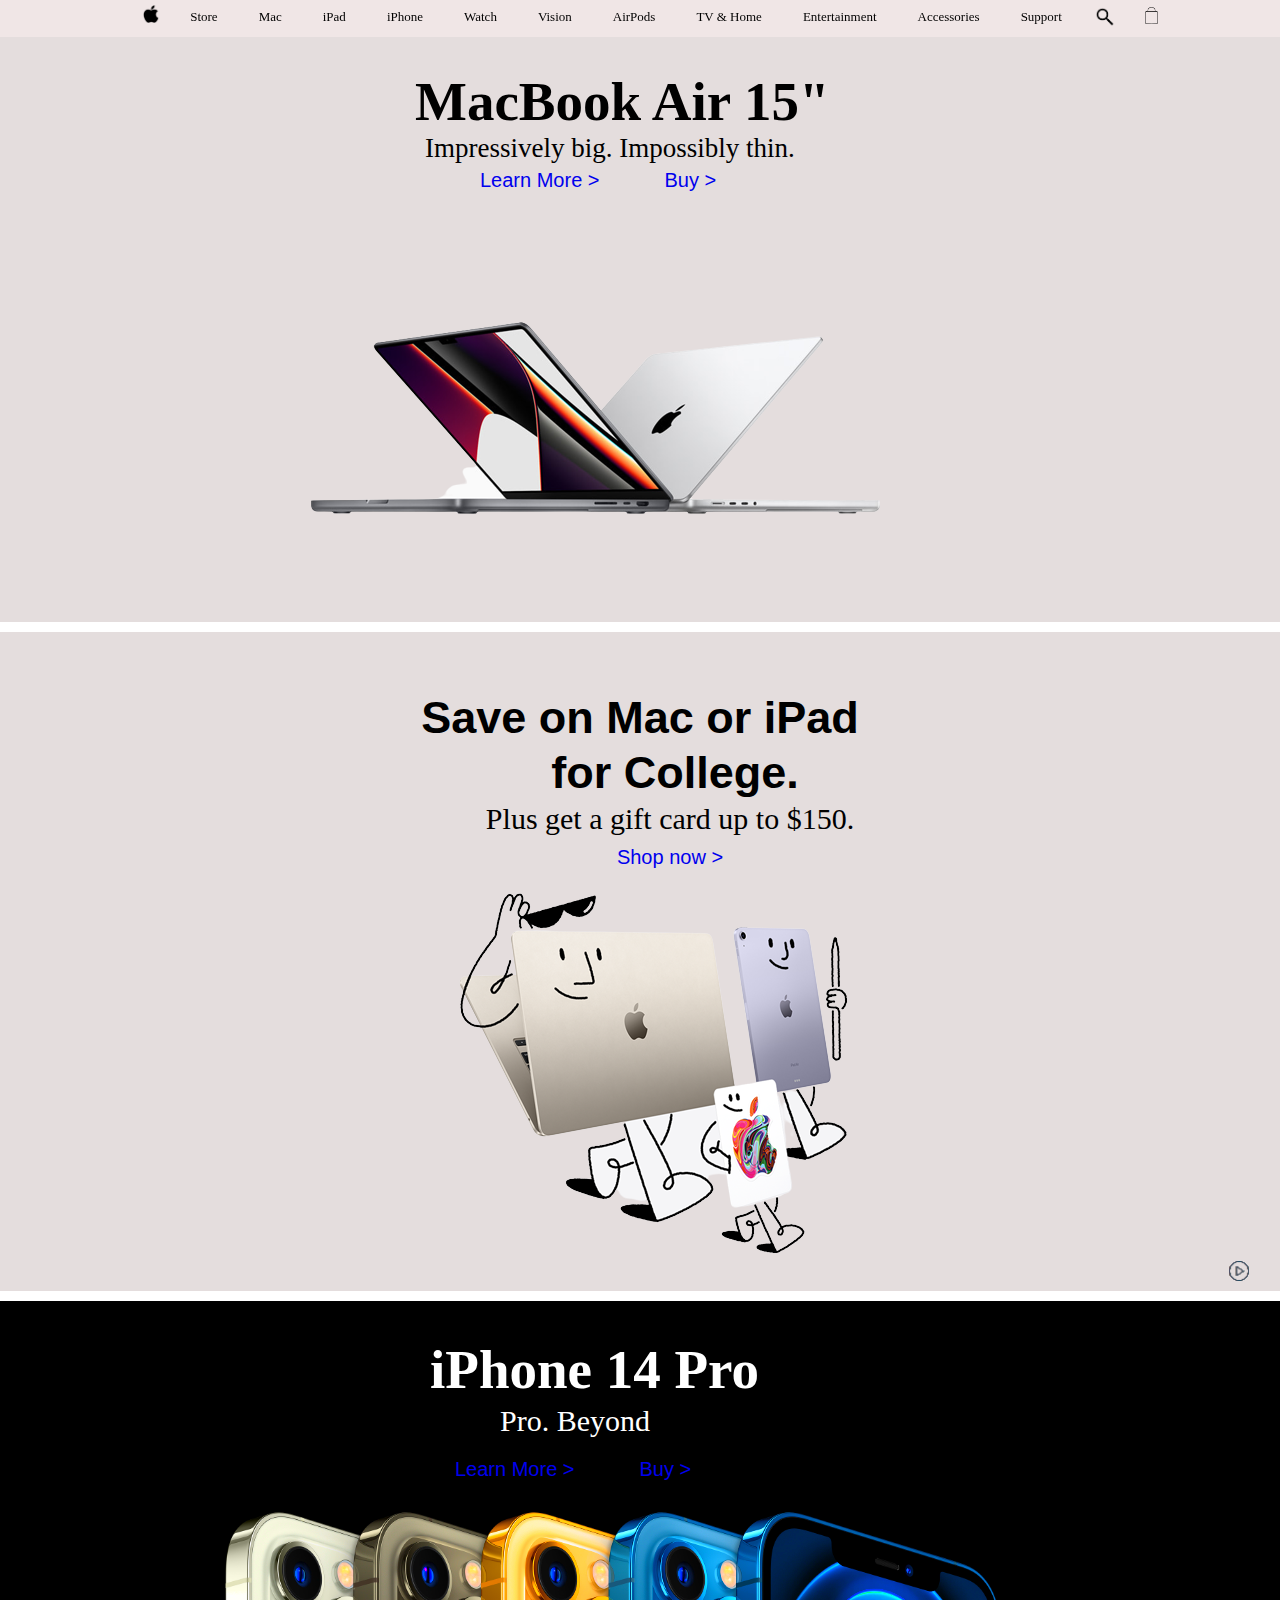
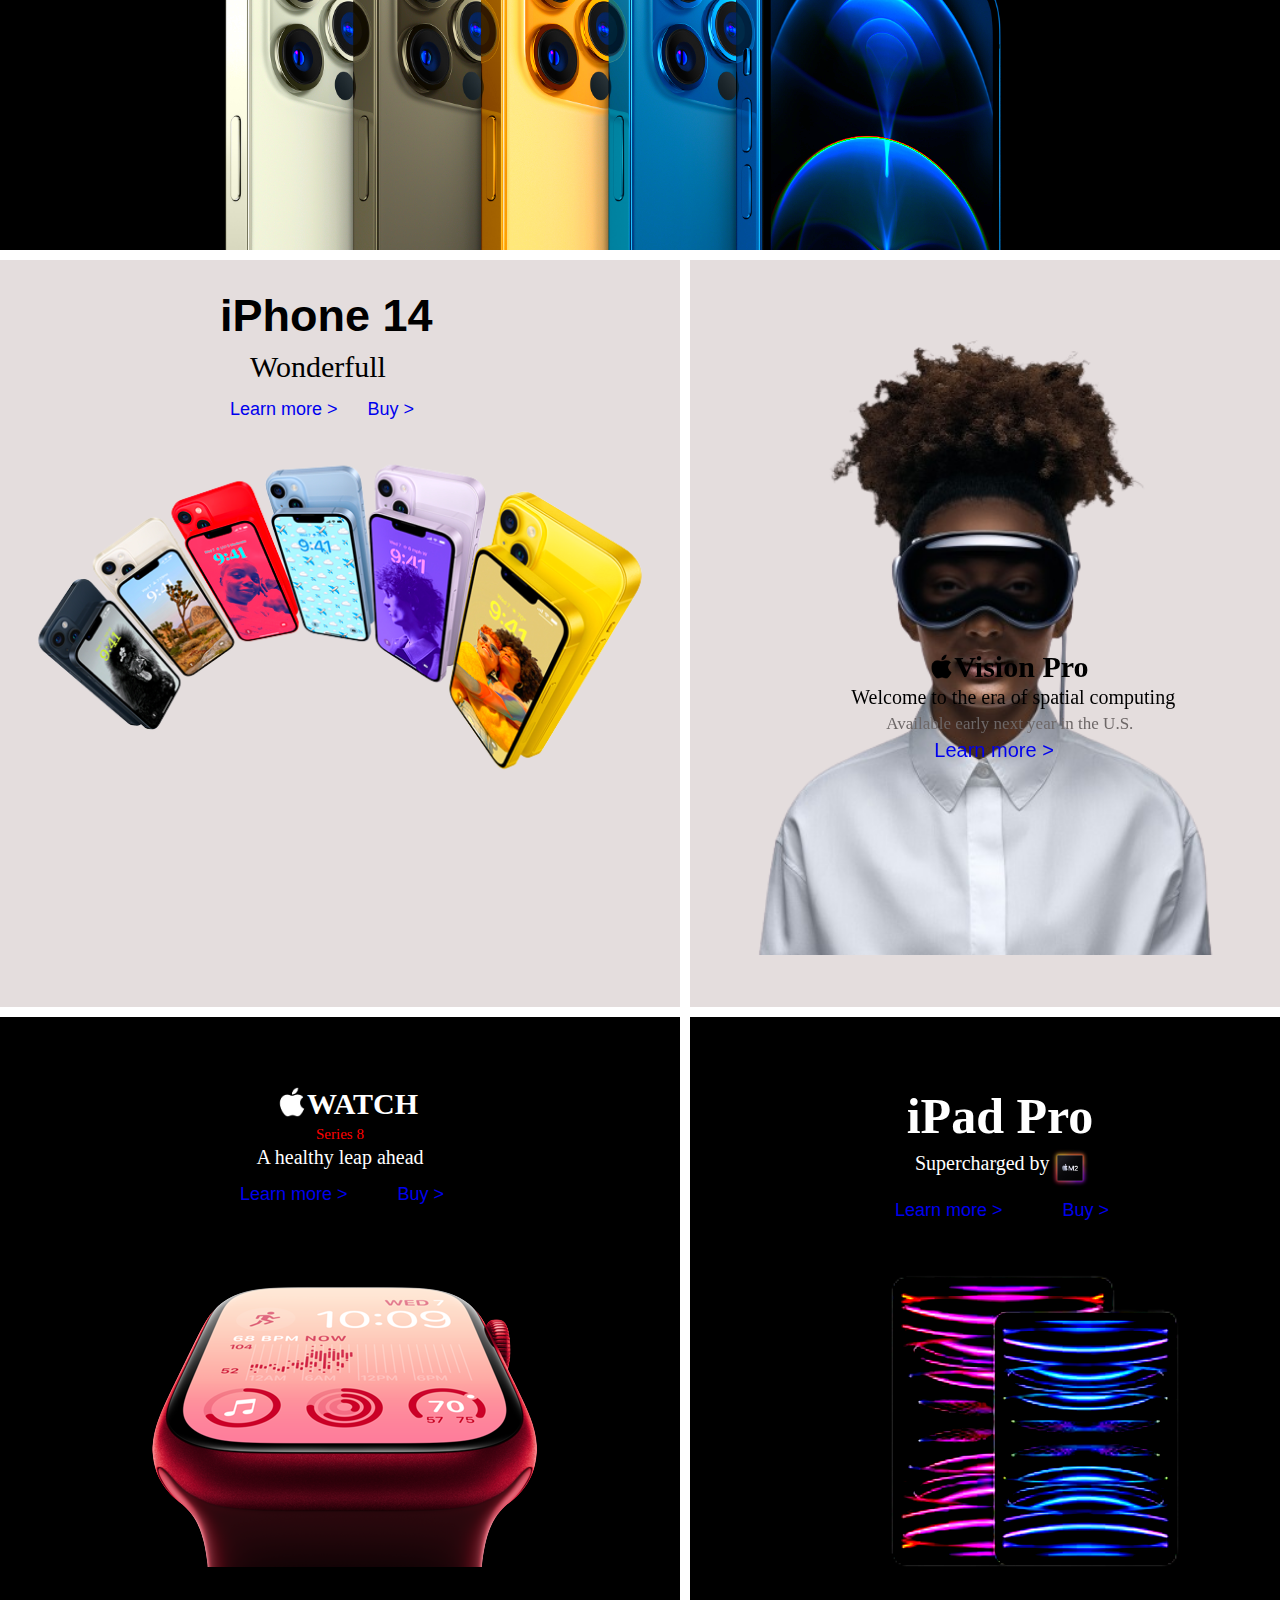
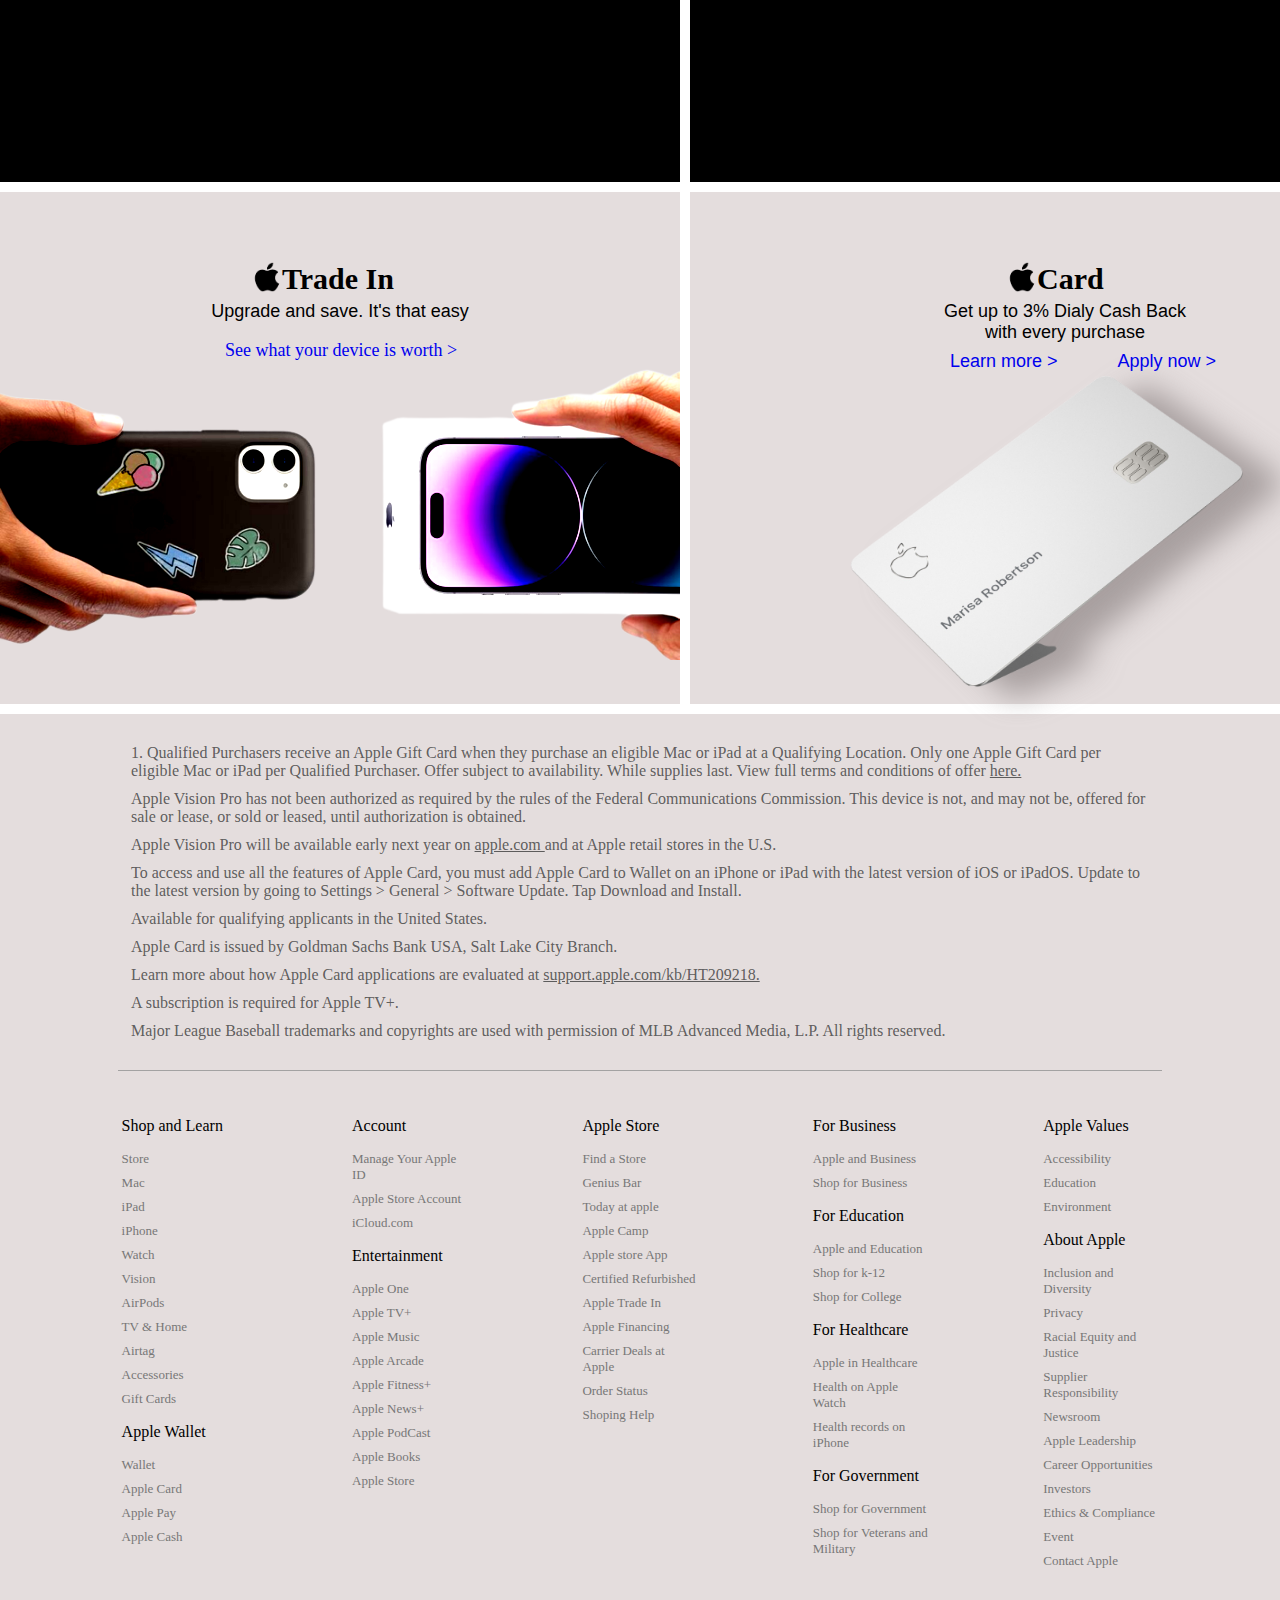
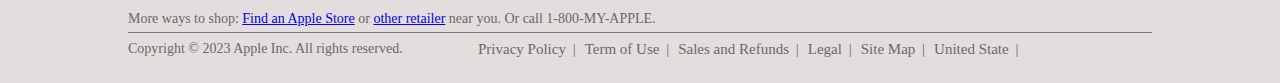
<file: Apple/index.html>
<!DOCTYPE html>
<html lang="en">

<head>
    <meta charset="UTF-8">
    <meta name="viewport" content="width=device-width, initial-scale=1.0">
    <title>Apple Clone</title>
    <link rel="stylesheet" href="stylesheet.css">
</head>

<body>
    <header class="header">
        <nav class="navbar">
            <div class="logo">
                <img src="appleimages/applelogo.png" alt="apple logo">
            </div>
            <div class="apple-link">
                <ul>
                    <li><a href="#">Store</a></li>
                    <li><a href="#">Mac</a></li>
                    <li><a href="#">iPad</a></li>
                    <li><a href="#">iPhone</a></li>
                    <li><a href="#">Watch</a></li>
                    <li><a href="#">Vision</a></li>
                    <li><a href="#">AirPods</a></li>
                    <li><a href="#">TV & Home</a></li>
                    <li><a href="#">Entertainment</a></li>
                    <li><a href="#">Accessories</a></li>
                    <li><a href="#">Support</a></li>

                    <div class="searchicon">
                        <img src="appleimages/searchicon.png" alt="Search Here">
                    </div>
                    <div class="bagicon">
                        <img src="appleimages/bagicon.png" alt="Apple store">
                    </div>
                </ul>
            </div>
        </nav>

        <div class="content">
            <div>
                <h1>MacBook Air 15"</h1>
            </div>
            <div>
                <p>Impressively big. Impossibly thin.</p>
            </div>
            <div>
                <a href="#">Learn More > </a>
            </div>
            <div>
                <a href="#">Buy > </a>
            </div>
        </div>
        <div class="macbook-img">
            <img src="appleimages/laptop.png" alt="macbook image">
        </div>
    </header>

    <section class="features">
        <div class="row">
            <div class="text">
                <h1>Save on Mac or iPad </h1>
                <div class="text1">
                    <h1>for College.</h1>
                </div>
            </div>
            <div class="text">
                <P>Plus get a gift card up to $150.</P>
            </div>
            <div class="link-shop">
                <a href="#">Shop now > </a>
            </div>
        </div>
        <div class="img">
            <img src="appleimages/macbook.png" alt="macbook image">
        </div>
        <div class="play-btn">
            <img src="appleimages/sagok2.png" alt="play button">
        </div>
        </row>
    </section>
    <section class="features" id="bg">
        <div class="row">
            <div class="content1">
                <h1>iPhone 14 Pro</h1>
            </div>
            <div class="text2">
                <p>Pro. Beyond</p>
            </div>
            <div>
                <a href="#">Learn More > </a>
            </div>
            <div>
                <a href="#">Buy > </a>
            </div>
            <div class="iphone-img">
                <img src="appleimages/14pro.png" alt="">
            </div>
        </div>
    </section>
    <section class="features" id="section">
        <div class="border-container">
            <div class="block">
                <div class="row3">
                    <div class="iphone-14">
                        <h1>iPhone 14</h1>
                    </div>
                    <div class="text3">
                        <p>Wonderfull</p>
                    </div>
                    <div>
                        <a href="#">Learn more > </a>
                    </div>
                    <div>
                        <a href="#">Buy > </a>
                    </div>

                </div>
                <div class="iph-img">
                    <img src="appleimages/iphone14.png" alt="iphone 14 imagess">
                </div>
            </div>
            <div class="visionpro">
                <div class="row4">
                    <div class="logo1">
                        <img src="appleimages/applelogo.png" alt="apple logo">
                    </div>
                    <div class="text4">
                        <h1>Vision Pro</h1>
                    </div>
                    <div>
                        <p>Welcome to the era of spatial computing</p>
                    </div>
                    <div id="ptag">
                        <p>Available early next year in the U.S.</p>
                    </div>
                    <div>
                        <a href="#">Learn more > </a>

                    </div>
                </div>
            </div>
        </div>
    </section>
    <section class="features">
        <div class="border-container">
            <div class="block" id="background">
                <div class="row5">
                    <div class="logo2">
                        <img src="appleimages/applelogo.png" alt="apple logo">
                    </div>
                    <div class="watch">
                        <h1>WATCH</h1>
                    </div>
                    <div id="Series">
                        <p>Series 8</p>
                    </div>
                    <div id="text5">
                        <p>A healthy leap ahead</p>
                    </div>
                    <div>
                        <a href="#">Learn more > </a>
                    </div>
                    <div>
                        <a href="#">Buy > </a>
                    </div>

                </div>
                <div class="watch-img">
                    <img src="appleimages/applewatch.png" alt="apple watch">
                </div>
            </div>
            <div class="ipadpro">
                <div class="row6">
                    <div class="text6">
                        <h1>iPad Pro</h1>
                    </div>
                    <p>Supercharged by</p>

                    <div class="m2">
                        <img src="appleimages/m2chip.jpg" alt="m2 logo">
                    </div>
                    <div>
                        <a href="#">Learn more > </a>
                    </div>
                    <div>
                        <a href="#">Buy > </a>
                    </div>
                    <div class="ipad-img">
                        <img src="appleimages/ipadproo.png" alt="">
                    </div>
                </div>
            </div>

        </div>
    </section>
    <section class="features">
        <div class="border-container">
            <div class="block">
                <div class="row7">
                    <div class="logo2" id="appleimg">
                        <img src="appleimages/applelogo.png" alt="">
                    </div>
                    <div>
                        <h1>Trade In</h1>
                    </div>
                    <div>
                        <p>Upgrade and save. It's that easy</p>
                    </div>
                    <div>
                        <a href="#">See what your device is worth > </a>
                    </div>

                </div>
                <div class="tradein">
                    <img src="appleimages/trade.png" alt="">
                </div>
            </div>
            <div class="card">
                <div class="row8">
                    <div class="parent">
                        <div class="logo2" id="imgtag">
                            <img src="appleimages/applelogo.png" alt="">
                        </div>
                        <div>
                            <h1>Card</h1>
                        </div>
                    </div>
                    <div class="text7">
                        <p>Get up to 3% Dialy Cash Back <br> with every purchase</p>
                    </div>
                    <div>
                        <a href="#">Learn more > </a>
                    </div>
                    <div>
                        <a href="#">Apply now > </a>
                    </div>
                </div>
                <div class="cardimg">
                    <img src="appleimages/Apple-Card.png" alt="">
                </div>
            </div>
        </div>
    </section>
    <div class="textbox">
        <div class="row9">
            <div class="text9">
                <p> 1. Qualified Purchasers receive an Apple Gift Card when they purchase an eligible Mac or iPad at a
                    Qualifying Location. Only one Apple Gift Card per eligible Mac or iPad per Qualified Purchaser.
                    Offer subject to availability. While supplies last. View full terms and conditions of offer <a
                        href="#">here.</a></p>
            </div>
            <div class="text9">
                <p>
                    Apple Vision Pro has not been authorized as required by the rules of the Federal Communications
                    Commission. This device is not, and may not be, offered for sale or lease, or sold or leased, until
                    authorization is obtained.
                </p>
            </div>
            <div class="text9">
                <p>Apple Vision Pro will be available early next year on <a href="#">apple.com </a> and at Apple retail
                    stores in the U.S.</p>
            </div>
            <div class="text9">
                <p>To access and use all the features of Apple Card, you must add Apple Card to Wallet on an iPhone or
                    iPad with the latest version of iOS or iPadOS. Update to the latest version by going to Settings >
                    General > Software Update. Tap Download and Install.</p>
            </div>
            <div class="text9">
                <p>Available for qualifying applicants in the United States.</p>
            </div>
            <div class="text9">
                <p>Apple Card is issued by Goldman Sachs Bank USA, Salt Lake City Branch.</p>
            </div>
            <div class="text9">
                <p>Learn more about how Apple Card applications are evaluated at <a href="#">
                        support.apple.com/kb/HT209218.</a></p>
            </div>
            <div class="text9">
                <p>A subscription is required for Apple TV+.</p>
            </div>
            <div class="text9">
                <p>Major League Baseball trademarks and copyrights are used with permission of MLB Advanced Media, L.P.
                    All rights reserved.</p>
            </div>
        </div>
    </div>
    <div class="footer">
        <div class="row12">
            <div class="col">
                <p>Shop and Learn</p>
                <a href="#">Store</a>
                <a href="#">Mac</a>
                <a href="#">iPad</a>
                <a href="#">iPhone</a>
                <a href="#">Watch</a>
                <a href="#">Vision</a>
                <a href="#">AirPods</a>
                <a href="#">TV & Home</a>
                <a href="#">Airtag</a>
                <a href="#">Accessories</a>
                <a href="#">Gift Cards</a>
                <p>Apple Wallet</p>
                <a href="#">Wallet</a>
                <a href="#">Apple Card</a>
                <a href="#">Apple Pay</a>
                <a href="#">Apple Cash</a>

            </div>
            <div class="col">
                <p>Account</p>
                <a href="#">Manage Your Apple ID</a>
                <a href="#">Apple Store Account</a>
                <a href="#">iCloud.com</a>
                <p> Entertainment</p>
                <a href="#">Apple One</a>
                <a href="#">Apple TV+</a>
                <a href="#">Apple Music</a>
                <a href="#">Apple Arcade</a>
                <a href="#">Apple Fitness+</a>
                <a href="#">Apple News+</a>
                <a href="#">Apple PodCast</a>
                <a href="#">Apple Books</a>
                <a href="#">Apple Store</a>
            </div>
            <div class="col">
                <p>Apple Store</p>
                <a href="#">Find a Store</a>
                <a href="#">Genius Bar</a>
                <a href="#">Today at apple</a>
                <a href="#">Apple Camp</a>
                <a href="#">Apple store App</a>
                <a href="#">Certified Refurbished</a>
                <a href="#">Apple Trade In</a>
                <a href="#">Apple Financing</a>
                <a href="#">Carrier Deals at Apple</a>
                <a href="#">Order Status</a>
                <a href="#">Shoping Help</a>
            </div>
            <div class="col">
                <p>For Business</p>
                <a href="#">Apple and Business</a>
                <a href="#">Shop for Business</a>
                <p> For Education</p>
                <a href="#">Apple and Education</a>
                <a href="#">Shop for k-12</a>
                <a href="#">Shop for College</a>
                <p> For Healthcare</p>
                <a href="#">Apple in Healthcare</a>
                <a href="#">Health on Apple Watch</a>
                <a href="#">Health records on iPhone</a>
                <p> For Government</p>
                <a href="#">Shop for Government</a>
                <a href="#">Shop for Veterans and Military</a>
            </div>
            <div class="col">
                <p>Apple Values</p>
                <a href="#">Accessibility</a>
                <a href="#">Education</a>
                <a href="#">Environment</a>
                <p> About Apple</p>
                <a href="#">Inclusion and Diversity</a>
                <a href="#">Privacy</a>
                <a href="#">Racial Equity and Justice</a>
                <a href="#">Supplier Responsibility</a>
                <a href="#">Newsroom</a>
                <a href="#">Apple Leadership</a>
                <a href="#">Career Opportunities</a>
                <a href="#">Investors</a>
                <a href="#">Ethics & Compliance</a>
                <a href="#">Event</a>
                <a href="#">Contact Apple</a>
            </div>

        </div>
        <div class="parents">
            <div class="moreways">
                <p>More ways to shop: <a href="#"> Find an Apple Store</a> or <a href="#">other retailer</a> near you.
                    Or call 1-800-MY-APPLE.</p>
            </div>
            <div class="footer-link">
                <div class="child">
                    <p>Copyright © 2023 Apple Inc. All rights reserved.</p>
                </div>
                
                    <div>
                        <a href="#">Privacy Policy</a>
                    </div>
                    <div>
                        <a href="#">Term of Use</a>
                    </div>
                    <div>
                        <a href="#">Sales and Refunds</a>
                    </div>
                    <div>
                        <a href="#">Legal</a>
                    </div>
                    <div>
                        <a href="#">Site Map</a>
                    </div>
                  <div>
                    <a href="#">United State</a>
                  </div>
            </div>
        </div>
    </div>
</body>

</html>
</file>
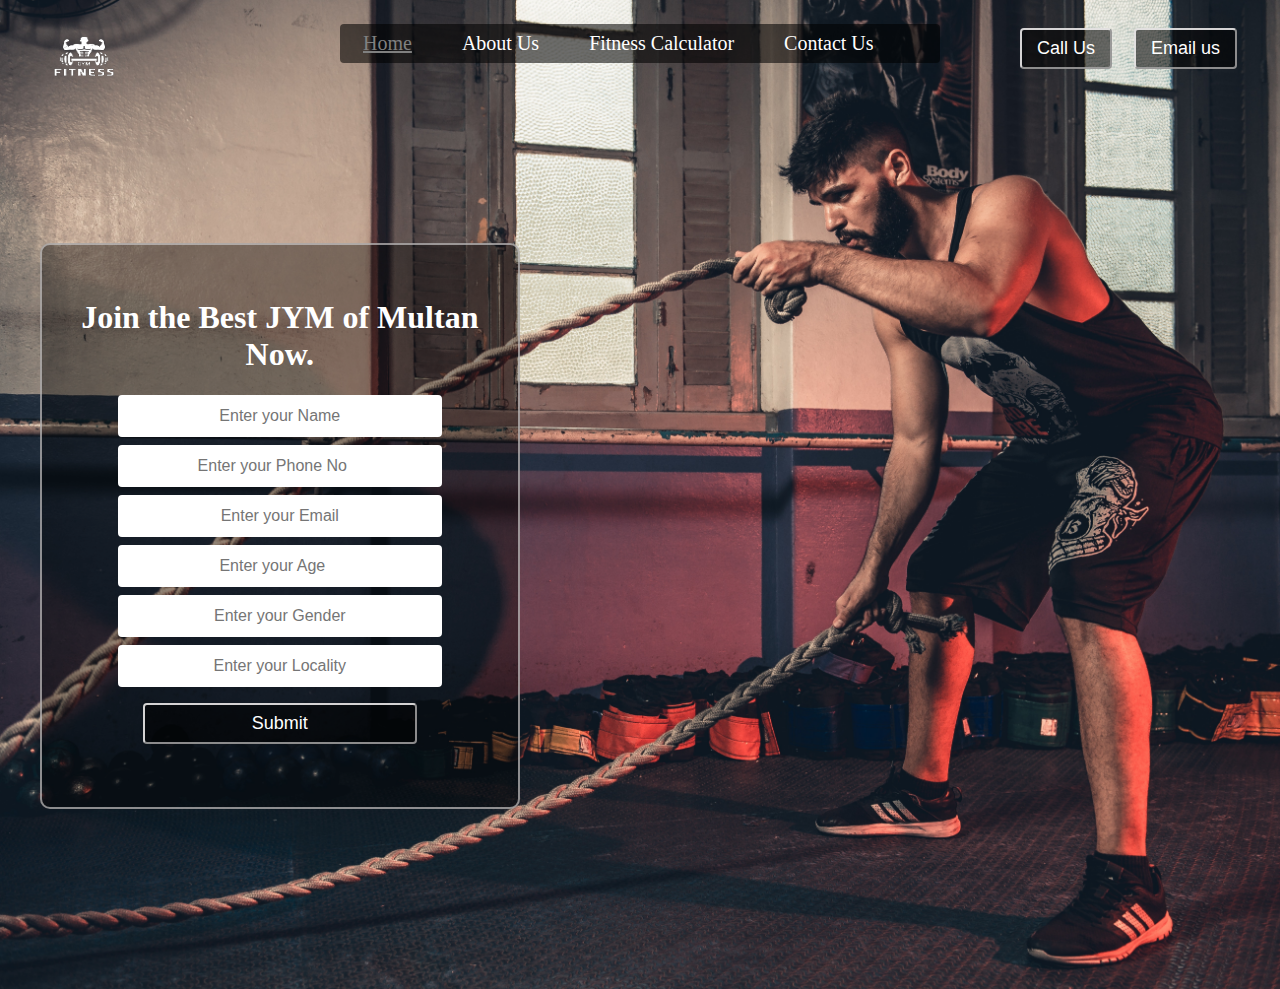
<file: JYMproject/index.html>
<!DOCTYPE html>
<html lang="en">
<head>
    <meta charset="UTF-8">
    <meta name="viewport" content="width=device-width, initial-scale=1.0">
    <title>JYM Fitness</title>
    <link rel="stylesheet" href="stylescss.css">
</head>
<body>
    
    <header class="header">
        <div class="left">
        <img class="logo" src="images/logo.png" alt="">
        </div>
        <div class="mid">
        <div class="navbar">
            <li><a href="#" class="active">Home</a></li>
            <li><a href="#">About Us</a></li>
            <li><a href="#">Fitness Calculator</a></li>
            <li><a href="#">Contact Us</a></li>
        </div> 
        </div>
        <div class="right">
         <button class="btn">Call Us</button>
         <button class="btn">Email us</button>
        </div>
    </header>
    <div class="container">
        <h1>Join the Best JYM of Multan Now.</h1>
        <form action="">
            <div class="form-group">
                <input type="text" placeholder="Enter your Name">
                <input type="number" placeholder="Enter your Phone No">
                <input type="email" placeholder="Enter your Email">
                <input type="number" placeholder="Enter your Age">
                <input type="text" placeholder="Enter your Gender">
                <input type="text" placeholder="Enter your Locality">
                
            </div>
            <button class="btn">Submit</button>
        </form>
    </div>
</body>
</html>
</file>
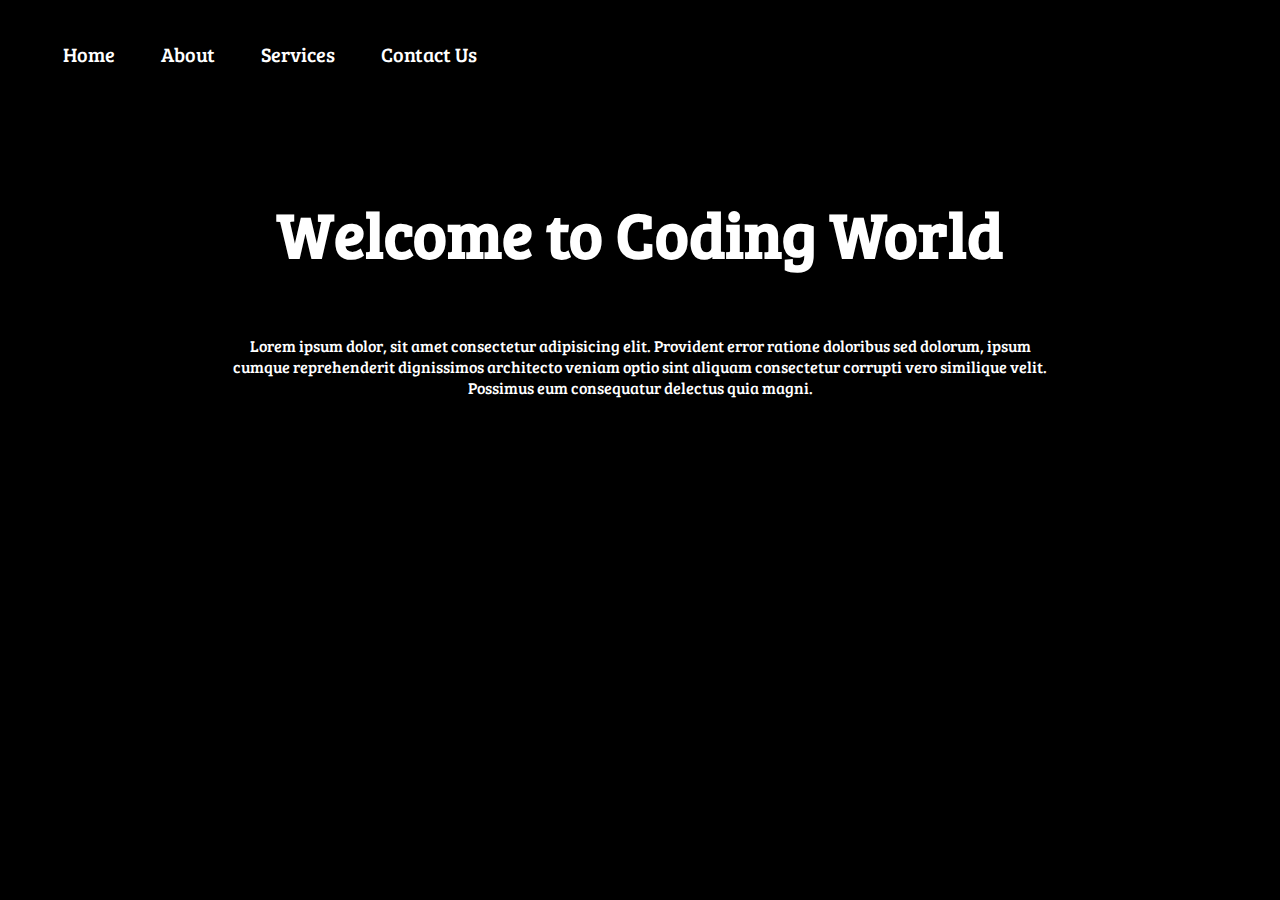
<file: My-1st-practice/index.html>
<!DOCTYPE html>
<html lang="en">

<head>
    <meta charset="UTF-8">
    <meta name="viewport" content="width=device-width, initial-scale=1.0">
    <meta http-equiv="X-UA-Compatible" content="ie=edge">
    <title>Before and after pseudo selector</title>
    <link href="https://fonts.googleapis.com/css?family=Bree+Serif&display=swap" rel="stylesheet">
    <style>
        body {
            margin: 0;
            padding: 0;
            background-color: black;
            color: white;
        }

        header::before{
            background: url('https://source.unsplash.com/collection/190727/1600x900') no-repeat center center/cover;
            content: "";
            position: absolute;
            top:0;
            left: 0;
            width: 100%;
            height: 100%;
            z-index: -1;
            opacity: 0.3;
        }

        .navigation {
            font-family: 'Bree Serif', serif;
            font-size: 20px;
            display: flex;
        }

        li {
            list-style: none;
            padding: 20px 23px;
        }

        section {
            height: 344px;
            font-family: 'Bree Serif', serif;
            margin: 3px 230px;
            display: flex;
            flex-direction: column;
            align-items: center;
            justify-content: center;
        }

        h1 {
            font-size: 4rem;
        }

        p {
            text-align: center;
        }

        /* section::after{
        content:"this is a content"
    } */

    </style>
</head>

<body>
    <header>
        <nav class="navbar">
            <ul class="navigation">
                <li class="item">Home</li>
                <li class="item">About</li>
                <li class="item">Services</li>
                <li class="item">Contact Us</li>
            </ul>
        </nav>
    </header>
        <section>
            <h1> Welcome to Coding World</h1>
            <p>Lorem ipsum dolor, sit amet consectetur adipisicing elit. Provident error ratione doloribus sed dolorum,
                ipsum cumque reprehenderit dignissimos architecto veniam optio sint aliquam consectetur corrupti vero
                similique velit. Possimus eum consequatur delectus quia magni.</p>
        </section>
       
</body>

</html>
</file>
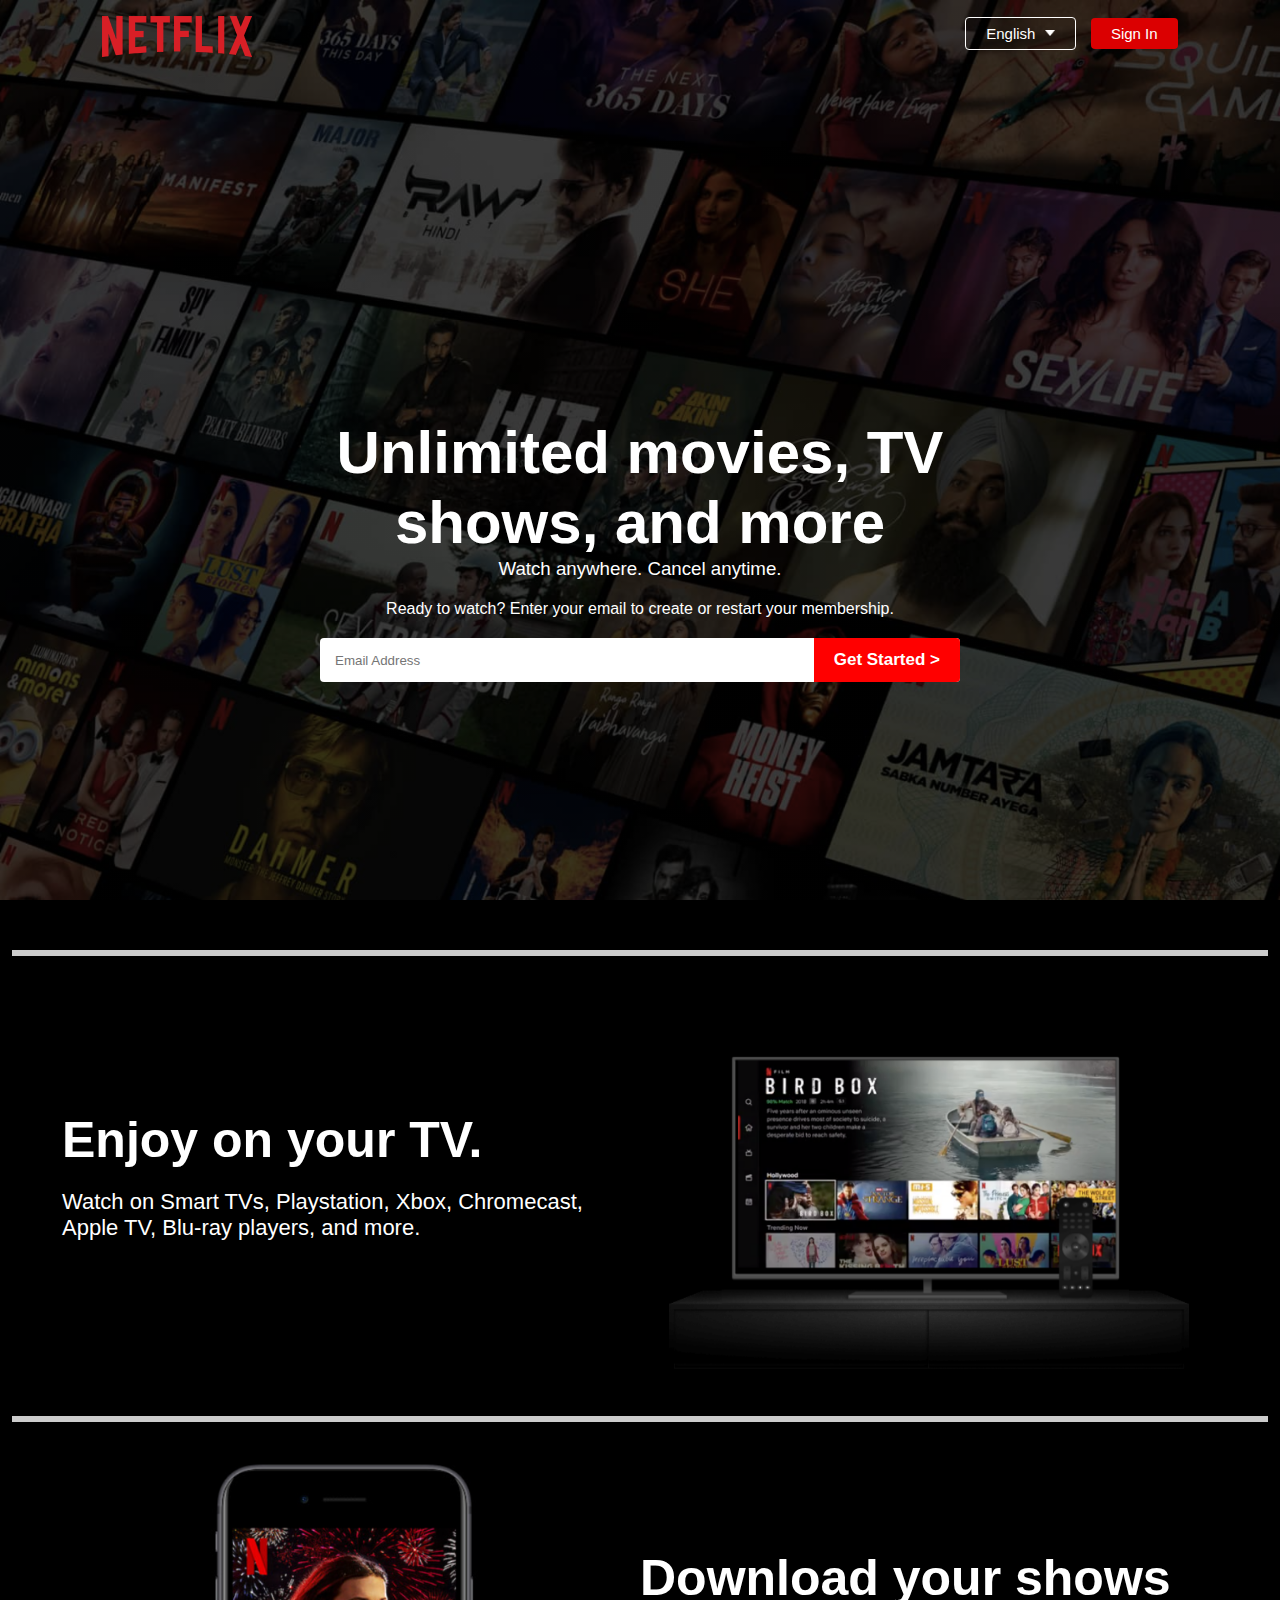
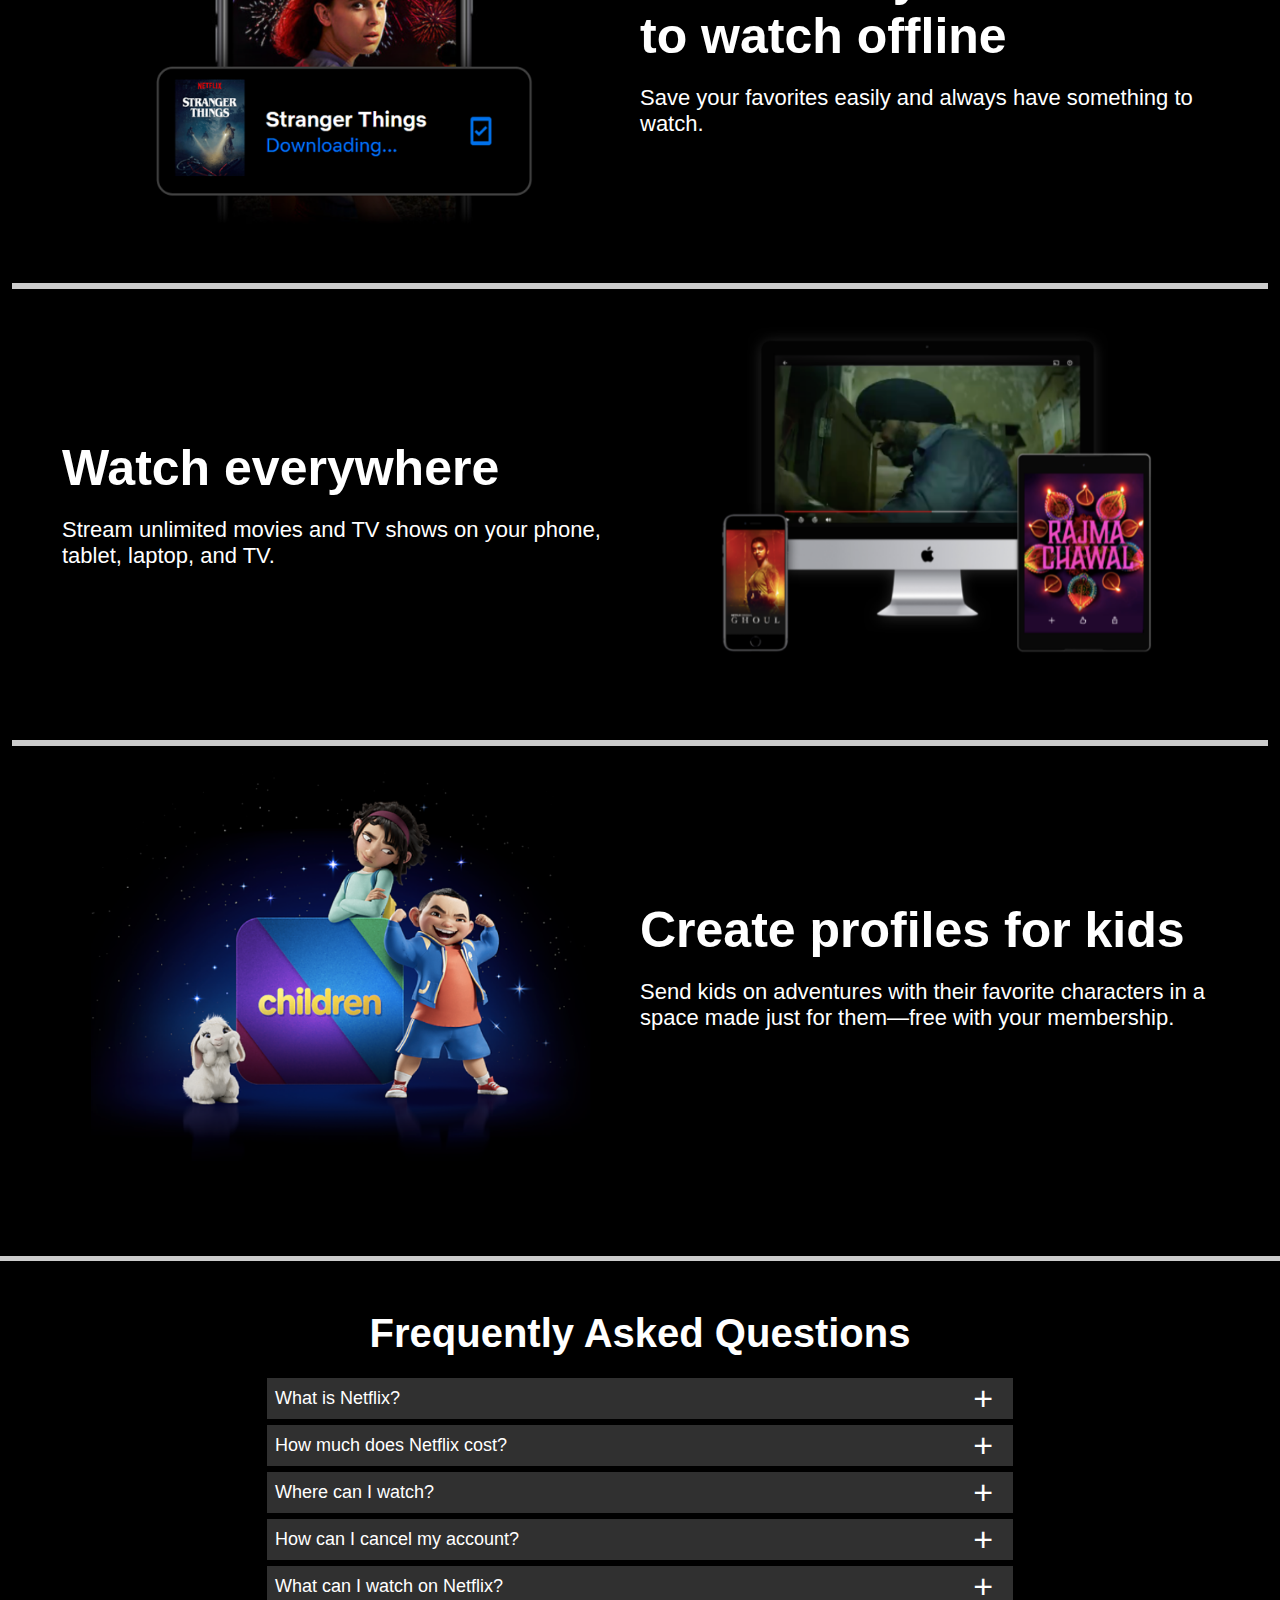
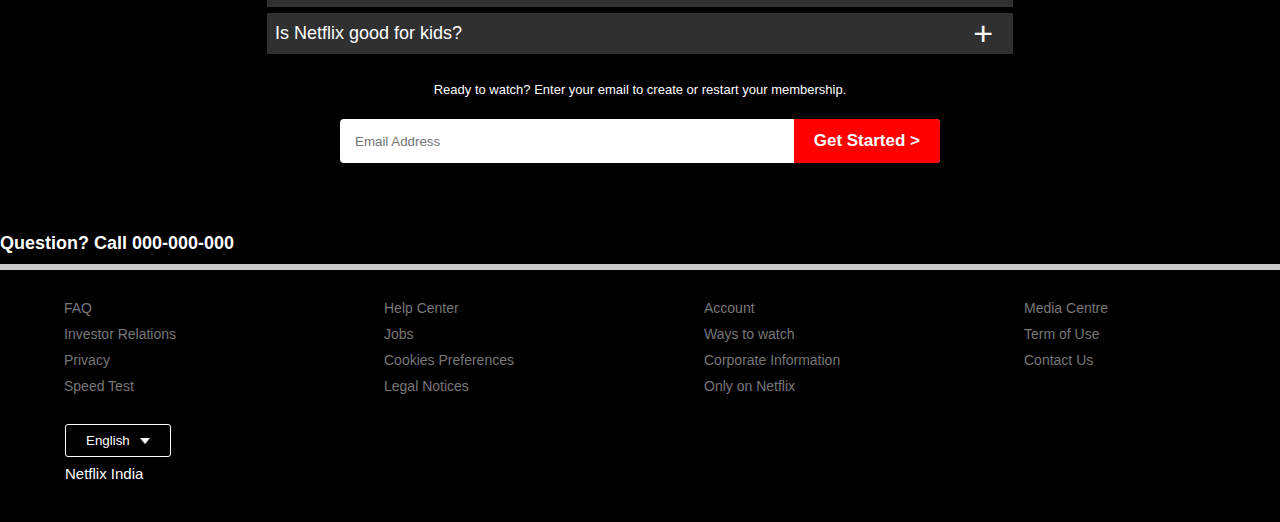
<file: netflix/index.html>
<!DOCTYPE html>
<html lang="en">
<head>
    <meta charset="UTF-8">
    <meta http-equiv="X-UA-Compatible" content="IE=edge">
    <meta name="viewport" content="width=device-width, initial-scale=1.0">
    <title>Netflix Clone</title>
    <link rel="stylesheet" href="style.css">
    <link rel="stylesheet" href="signin.html">
</head>
<body>
    <div class="header">
        <nav>
            <img src="images/logo.png" class="logo">
            <div>
                <button class="language_btn">English<img src="images/down-icon.png"></button>
                <a href="signin.html"><button class="signin">Sign In</button></a>
            </div>
        </nav>
        <div class="header-content">
            <h1> Unlimited movies, TV shows, and more</h1>
            <h3>Watch anywhere. Cancel anytime.</h3>
            <p>Ready to watch? Enter your email to create or restart your membership.</p>
            <form class="email-signup">
                    <input type="email" placeholder="Email Address" required>
                    <button type="submit">Get Started ></button>
            </form>
        </div>

    </div>
    <div class="features">
        <div class="row">
            <div class="text-col">
                <h2>Enjoy on your TV.</h2>
                <p>Watch on Smart TVs, Playstation, Xbox, Chromecast, Apple TV, Blu-ray players, and more.</p>
            </div>
            <div class="img">
                <img src="images/feature-1.png" alt="">
            </div>
        </div>
        <div class="row">
            <div class="img">
                <img src="images/feature-2.png" alt="">
            </div>
            <div class="text-col">
                <h2>Download your shows to watch offline</h2>
                <p>Save your favorites easily and always have something to watch.</p>
            </div>
           
        </div>
        <div class="row">
            <div class="text-col">
                <h2>Watch everywhere</h2>
                <p>Stream unlimited movies and TV shows on your phone, tablet, laptop, and TV.</p>
            </div>
            <div class="img">
                <img src="images/feature-3.png" alt="">
            </div>
        </div>
        <div class="row">
            <div class="img">
                <img src="images/feature-4.png" alt="">
            </div>
            <div class="text-col">
                <h2>Create profiles for kids</h2>
                <p>Send kids on adventures with their favorite characters in a space made just for them—free with your membership.</p>
            </div>
            
        </div>
    </div>
    <div class="faq">
        <h2>Frequently Asked Questions</h2>
        <ul class="accordion">
            <li>
                <input type="radio" name="accordion" id="first">
                <label for="first">What is Netflix?</label>
                <div class="content">
                    <p>Netflix is a streaming service that offers a wide variety of award-winning TV shows, movies, anime, documentaries, and more on thousands of internet-connected devices. You can watch as much as you want, whenever you want without a single commercial – all for one low monthly price. There's always something new to discover, and new TV shows and movies are added every week!</p>
                </div>
            </li>
            <li>
                <input type="radio" name="accordion" id="Second">
                <label for="Second">How much does Netflix cost?</label>
                <div class="content">
                    <p>Watch Netflix on your smartphone, tablet, Smart TV, laptop, or streaming device, all for one fixed monthly fee. Plans range from Rs250 to Rs1,100 a month. No extra costs, no contracts.</p>
                </div>
            </li>
            <li>
                <input type="radio" name="accordion" id="Third">
                <label for="Third">Where can I watch?</label>
                <div class="content">
                    <p>Watch anywhere, anytime. Sign in with your Netflix account to watch instantly on the web at netflix.com from your personal computer or on any internet-connected device that offers the Netflix app, including smart TVs, smartphones, tablets, streaming media players, and game consoles. You can also download your favorite shows with the iOS, Android, or Windows 10 app. Use downloads to watch while you're on the go and without an internet connection. Take Netflix with you anywhere.</p>
                </div>
            </li>
            <li>
                <input type="radio" name="accordion" id="Fourth">
                <label for="Fourth">How can I cancel my account?</label>
                <div class="content">
                    <p>Netflix is flexible. There are no pesky contracts and no commitments. You can easily cancel your account online in two clicks. There are no cancellation fees; start or stop your account anytime.</p>
                </div>
            </li>
            <li>
                <input type="radio" name="accordion" id="Five">
                <label for="Five">What can I watch on Netflix?</label>
                <div class="content">
                    <p>Netflix has an extensive library of feature films, documentaries, TV shows, anime, award-winning Netflix originals, and more. Watch as much as you want, anytime you want.</p>
                </div>
            </li>
            <li>
                <input type="radio" name="accordion" id="sixth">
                <label for="sixth">Is Netflix good for kids?</label>
                <div class="content">
                    <p>The Netflix Kids experience is included in your membership to give parents control while kids enjoy family-friendly TV shows and movies in their own space. Kids profiles come with PIN-protected parental controls that let you restrict the maturity rating of content kids can watch and block specific titles you don't want kids to see.</p>
                </div>
            </li>
        </ul>
    <small>Ready to watch? Enter your email to create or restart your membership.</small>
    <form class="email-signup">
        <input type="email" placeholder="Email Address" required>
        <button type="submit">Get Started ></button>
</form>
</div> 
<div class="footer">
    <h2>Question? Call 000-000-000</h2>
    <div class="row">
        <div class="col">
            <a href="#">FAQ</a>
            <a href="#">Investor Relations</a>
            <a href="#">Privacy</a>
            <a href="#">Speed Test</a>
        </div>
        
        <div class="col">
            <a href="#">Help Center</a>
            <a href="#">Jobs</a>
            <a href="#">Cookies Preferences</a>
            <a href="#">Legal Notices</a>
        </div>
        <div class="col">
            <a href="#">Account</a>
            <a href="#">Ways to watch</a>
            <a href="#">Corporate Information</a>
            <a href="#">Only on Netflix</a>
        </div>
        <div class="col">
            <a href="#">Media Centre</a>
            <a href="#">Term of Use</a>
            <a href="#">Contact Us</a>
        </div>
    </div>
    <button class="language_btn">English<img src="images/down-icon.png"></button>
    <p class="copyright-txt">Netflix India</p>
</div>   
</body>
</html>
</file>
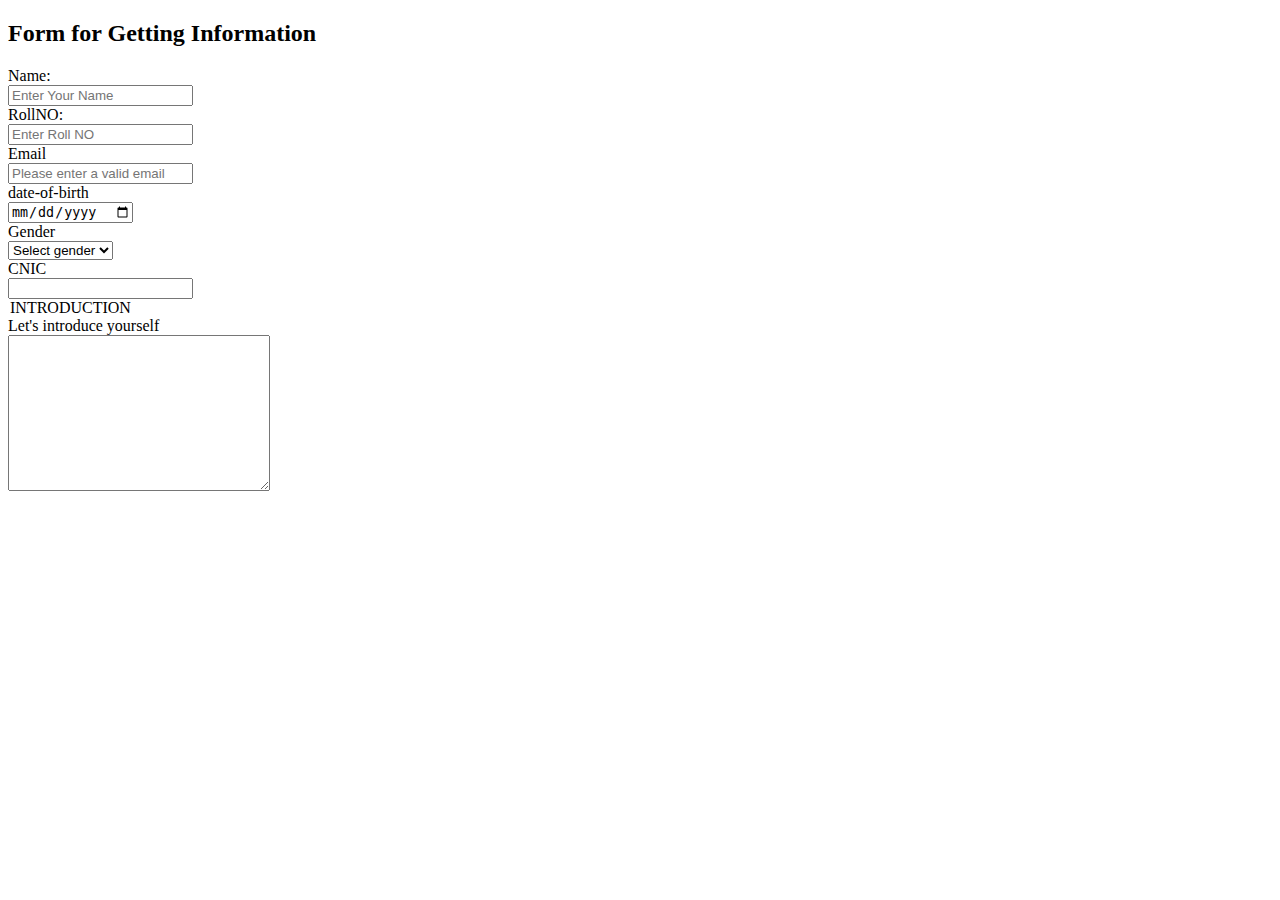
<file: My-1st-practice/form.html>
<!DOCTYPE html>
<html lang="en">
<head>
    <meta charset="UTF-8">
    <meta name="viewport" content="width=device-width, initial-scale=1.0">
    <title>Html Form</title>
</head>
<body>
         <h2>Form for Getting Information</h2>
    <div class="form">
        <form action="">
         <div class="get-name">
        <label for="user-name" >Name:</label><br>
        <input type="text" name="name" id="user-name" placeholder="Enter Your Name">
    </div>
    <div class="rollno">
        <label for="rln">RollNO:</label><br>
        <input type="number" name="rollno"  id="rln"  placeholder="Enter Roll NO">
    </div>
    <div class="user-email">
        <label for="email">Email</label><br>
        <input type="email" id="email" name="email" placeholder="Please enter a valid email">
    </div>
    <div class="dob">
        <label for="date-of-birth">date-of-birth</label><br>
        <input type="date" id="date-of-birth" name="DOB" >
    </div>
    <label for="Gender">Gender</label><br>
    <select name="gender" id="Gender" aria-placeholder="--select gender--">
        <option value="">Select gender</option>
        <option value="male">Male</option>
        <option value="female">Female</option>
        <option value="other">Other</option>
    </select>
    <div class="get-cnic">
        <label for="cnic">CNIC</label><br>
        <input type="number"  name="cnic" id="cnic" >
    </div>
    
        
    <div class="intro">
        
        <legend>INTRODUCTION</legend>
        <label for="introo">Let's introduce yourself</label><br>
        <textarea name="introduction" id="introo" cols="30" rows="10"></textarea>
    </div>
</form>

</div>
</body>
</html>
</file>
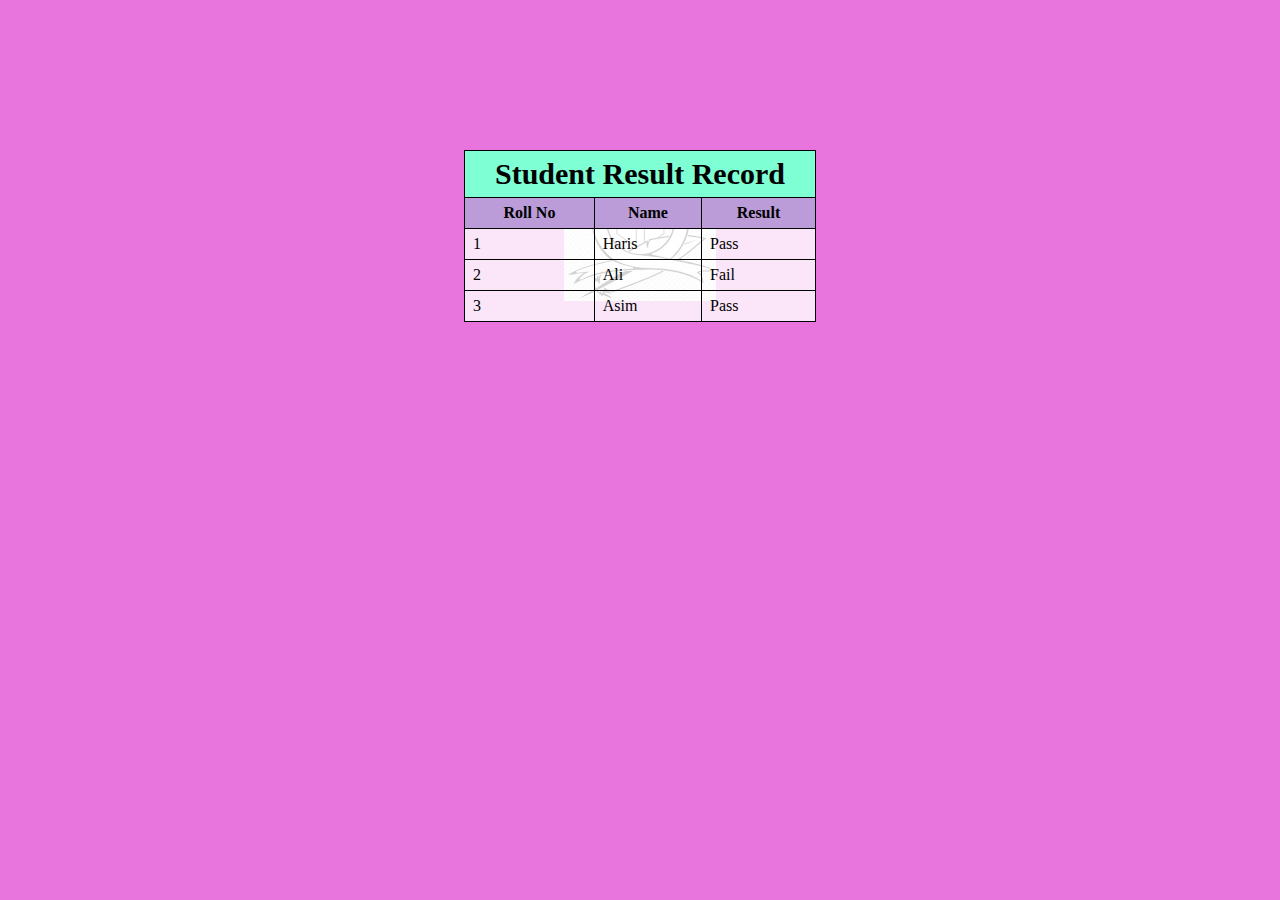
<file: My-1st-practice/table.html>
<!DOCTYPE html>
<html lang="en">

<head>
    <meta charset="UTF-8">
    <meta name="viewport" content="width=device-width, initial-scale=1.0">
    <title>Student Result Record</title>
    <style>
        table,
        th,
        td {
            border: 1px solid black;
            border-collapse: collapse;
            padding: 6px 8px;
        }

        .std-table {
            width: fit-content;
            background-image: url(logosch.png);
            background-position: center;
            background-repeat: no-repeat;
            background-color: rgba(255, 255, 255, 0.822);
            background-blend-mode: lighten;
            margin: 150px auto;
           
            font-size: 16px;
            
        }

        #tag {
            font-size: 30px;
            font-family: 'Times New Roman', Times, serif;
            font-weight: 600;
            padding: 6px 30px;
            background-color: aquamarine;

        }
        #bg-color{
            background-color: rgb(187, 156, 216);
        }
        body
        {
            background-color:rgba(221, 53, 207, 0.692);
        }
    </style>
</head>

<body>
   
    <div class="std-table">
       
        <table>
            <thead>
                <tr>
                    <th colspan="3" id="tag">Student Result Record</th>
                </tr>
                <tr id="bg-color">
                    <th>Roll No </th>
                    <th>Name</th>
                    <th>Result</th>
                </tr>
            </thead>
            <tbody>
                <tr>
                    <td>1</td>
                    <td>Haris</td>
                    <td>Pass</td>
                </tr>
                <tr>
                    <td>2</td>
                    <td>Ali</td>
                    <td>Fail</td>
                </tr>
                <tr>
                    <td>3</td>
                    <td>Asim</td>
                    <td>Pass</td>
                </tr>
            </tbody>
        </table>
    </div>

</body>

</html>
</file>
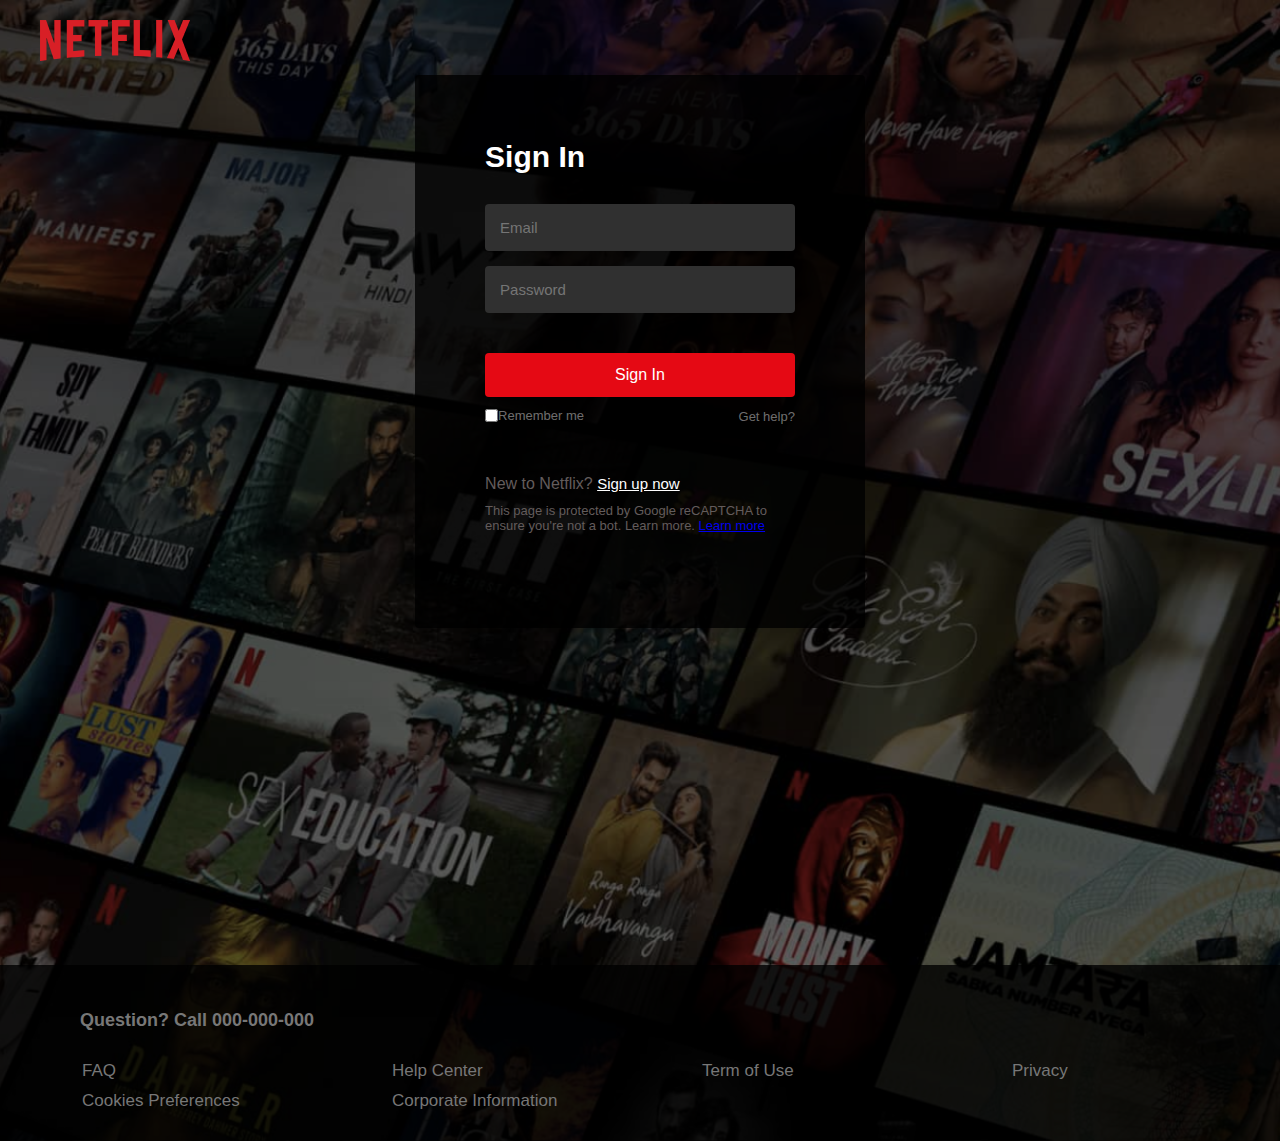
<file: netflix/signin.html>
<!DOCTYPE html>
<html>

<head>
  <title>Sign In Page</title>
  <link rel="stylesheet" type="text/css" href="signinstyle.css">
</head>

<body>
  <div class="header">
  <div>
    <img class="logo" src="images/logo.png" alt="Logo">
  </div>

  <div class="signin-container">
    <div class="form-container">
      <h2>Sign In</h2>
      <form>
        <div class="input-text">
          <input type="email" placeholder="Email">
          <div class="warning-input" id="warningEmail">
            Please enter a valid email or phone number.
        </div>
        </div>
        <div class="input-text">
          <input type="password" placeholder="Password">
          <div class="warning-input" id="warningPassword">
            Your password must contain between 4 and 60 characters.
        </div>
        </div>
        <div class="button-container">
          <button type="submit">Sign In</button>
        </div>
        <div class="remember-flex">
          <div class="checkbox-container">
            <input type="checkbox" id="rememberMe">
            <label class="color_text" for="rememberMe">Remember me</label>
          </div>
          <div class="help">
            <a class="color_text" href="#">Get help?</a>
          </div>
        </div>
        
      </form>
      <p class="signup-link">New to Netflix? <a href="index.html">Sign up now</a></p>
      <p class="reCapcha-link">This page is protected by Google reCAPTCHA to<br> ensure you're not a bot. Learn more. <a href="#">Learn more</a></p>
      
    </div>
  </div>
</div>


  <div class="footer">
    <h2>Question? Call 000-000-000</h2>
    <div class="row">
      <div class="col">
        <a href="#">FAQ</a>
        <a href="#">Cookies Preferences</a>
      </div>

      <div class="col">
        <a href="#">Help Center</a>
        <a href="#">Corporate Information</a>
      </div>
      <div class="col">
        <a href="#">Term of Use</a>
      </div>
      <div class="col">
        <a href="#">Privacy</a>
      </div>
    </div>
  </div>
</body>

</html>
</file>
<file: Apple/stylesheet.css>
body {
    margin: 0px;
    padding: 0px;
    background-color: rgb(228, 221, 221);
    background-size: cover;
    background-position: center;
    position: relative;
    box-sizing: border-box;


}

.logo img {
    width: 18px;
    margin: 5px 5px 10px 20px;
    /* Adjusted the margin values */
    padding: 0px;
}

.logo {
    display: inline-block;
    /* Changed from block to inline-block */
    width: 30px;
}

.navbar .apple-link {
    display: inline-block;
    /* Changed from block to inline-block */

}

.navbar {
    position: fixed;
    top: 0;
    left: 0;
    width: 100%;
    z-index: 999;
    background-color: #f1e7e7de;

    display: flex;
    justify-content: center;
    align-items: center;
}


ul li a {
    color: black;
    /* Added color to differentiate links from logo */
    text-decoration: none;
    margin-left: 5px;
    font-size: 13px;
}

ul {
    overflow: auto;
    margin: 0;
    /* Added to remove default margin */
    padding: 0;
    /* Added to remove default padding */
    display: flex;
}

ul li {
    list-style-type: none;
    padding: 0px 3px;
    float: left;
    margin-left: 30px;
}

.searchicon {
    display: inline-block;

}

.searchicon img {
    width: 20px;
    padding-left: 30px;
}

.bagicon img {
    width: 13px;
    padding-left: 30px;
}

.content {
    display: block;
    width: 450px;
    margin: auto;
    margin-top: 70px;
}

.content h1 {
    font-size: 55px;
    font-weight: bold;
    margin-bottom: 0px;
}

.content p {
    font-size: 27px;
    margin-top: 0px;
    margin-left: 10px;
    margin-bottom: 5px;

}

.content a {
    display: inline-block;
    float: left;
    text-decoration: none;
    font-size: 20px;
    padding-left: 30px;
    margin-left: 35px;
    font-family: Arial, Helvetica, sans-serif;


}

.macbook-img {
    display: flex;
    justify-content: center;
   

}

.macbook-img img {
    margin-top: 50px;
    margin-right: 800px;
    width: 900px;
}

.features {
    border-top: 10px solid rgb(255, 255, 255);
}

.row {

    display: block;
    width: 500px;
    margin: auto;

}

.text h1 {
    font-family: Arial, Helvetica, sans-serif;
    font-size: 45px;
    margin-top: 60px;
    margin-bottom: 0px;
}

.text .text1 h1 {
    margin-left: 70px;
    margin-top: 3px;
    margin-bottom: 0px;
}

.text {
    font-size: 30px;
    text-align: center;

}

.text p {
    margin-top: 3px;
    margin-left: 60px;
    margin-bottom: 0px;
}

.link-shop {
    font-size: 20px;
    font-family: Arial, Helvetica, sans-serif;
    text-decoration: none;
    text-align: center;
    margin-top: 10px;
    margin-left: 60px;

}

.link-shop a {
    text-decoration: none;
}

.img {
    display: block;
    margin-top: 20px;
    margin-left: auto;
    margin-right: auto;
    width: 30%;
}

.play-btn img {
    display: block;
    margin-left: 96%;
    margin-bottom: 10px;
    width: 20px
}

.content1 h1 {
    font-size: 55px;
    font-weight: bold;
    margin-bottom: 0px;
    padding-left: 40px;
    color: white;
}

.text2 {
    font-size: 30px;
}

.text2 p {
    margin-top: 3px;
    margin-left: 60px;
    margin-bottom: 0px;
    padding-left: 50px;
    color: white;
}

#bg {
    background-color: black;
}

#bg a {
    display: inline-block;
    float: left;
    text-decoration: none;
    font-size: 20px;
    padding-left: 30px;
    margin-left: 35px;
    margin-top: 20px;
    font-family: Arial, Helvetica, sans-serif;


}

.iphone-img {
    display: flex;
    justify-content: center;
    align-items: center;

}

.iphone-img img {
    margin-top: 70px;
    margin-right: 350px;
    width: 400%;
    filter: saturate(5);
}

.border-container {
    display: flex;

}

.border-container .block {

    border-right: 10px solid rgb(255, 255, 255);
}

.block {

    display: inline-block;
    width: 680px;

}

.row3 {
    display: block;
    width: 500px;
    margin-left: 200px;
    margin-top: 10px;
}

.iphone-14 h1 {
    font-size: 45px;
    font-family: Arial, Helvetica, sans-serif;
    padding-left: 20px;
    margin-bottom: 0px;
}

.text3 p {
    margin-top: 8px;
    font-size: 30px;
    padding-left: 50px;
    margin-bottom: 5px;

}

.row3 a {

    display: inline-block;
    float: left;
    text-decoration: none;
    font-size: 18px;
    padding-left: 30px;
    margin-top: 10px;
    font-family: Arial, Helvetica, sans-serif;
}

.iph-img img {
    margin-top: 18px;
    width: 680px;
    filter: saturate(2);
}

.visionpro {
    display: flex;
    display: inline-block;
    width: 652px;
    height: 83vh;
    background-image: url(appleimages/visionprooo.png);
    filter: brightness(1);
    background-size: contain;
    /* Adjust background image sizing */
    background-position: center;
    background-repeat: no-repeat;
}

.row4 {
    margin-top: 66%;
    margin-left: 27%;
}

.row4 p {
    margin-top: 2px;
    font-size: 20px;
    padding-left: 2px;
    margin-bottom: 5px;

}

#ptag p {
    margin-left: 35px;
    font-size: 17px;
    color: rgb(109, 103, 103);
}

.logo1 {
    margin-left: 80px;
    padding-top: 4px;
    float: left;
    align-items: center;
}

.logo1 img {
    width: 25px;

}

.text4 h1 {

    margin-left: 20px;
    font-size: 30px;
    margin-bottom: 0px;
}

.row4 a {
    font-size: 20px;
    font-family: Arial, Helvetica, sans-serif;
    text-decoration: none;
    margin-top: 10px;
    margin-left: 85px;

}

#background {
    background-color: black;
}

.row5 {

    margin-left: 20%;
    display: block;
    width: 300px;
    margin: auto;
    margin-top: 70px;
}

.logo2 {
    margin-left: 87px;
    float: left;
    display: flex;
}

.logo2 img {
    width: 30px;
    filter: invert(100%);
}

.watch h1 {
    font-size: 30px;
    margin-bottom: 5px;
    color: white;
}

#Series p {
    margin-top: 0px;
    color: red;
    text-align: center;
    margin-bottom: 2px;
    font-size: 15px;
}

#text5 {
    text-align: center;
}

.row5 #text5 p {
    margin-top: 3px;
    font-size: 20px;
    margin-bottom: 10px;
    color: white;
}

.row5 a {
    display: inline-block;
    float: left;
    text-decoration: none;
    font-size: 18px;
    padding-left: 30px;
    margin-top: 5px;
    margin-left: 20px;
    font-family: Arial, Helvetica, sans-serif;
}

.watch {
    width: 300px;
}

.watch-img {

    filter: contrast(100%)
}

.ipadpro {
    display: flex;
    display: inline-block;
    width: 652px;
    height: 85vh;
    background-color: black;
}

.row6 {
    margin-left: 20%;
    display: block;
    width: 300px;
    margin: auto;
    margin-top: 70px;
}

.text6 {
    font-size: 25px;

}

.text6 h1 {
    color: white;
    text-align: center;
    margin-bottom: 3px;
    padding-left: 30px;
}

.row6 p {
    margin-top: 4px;
    color: white;
    font-size: 20px;
    text-align: center;
    float: left;
    margin-left: 80px;
}

.m2 {

    text-align: center;
}

.m2 img {
    display: flex;
    width: 40px;
}

.row6 a {
    display: inline-block;
    float: left;
    text-decoration: none;
    font-size: 18px;
    padding-left: 30px;
    margin-top: 5px;
    margin-left: 30px;
    font-family: Arial, Helvetica, sans-serif;
}

.ipad-img img {
    width: 400px;
    
    filter: contrast(2);
}

.row7 {
    margin-left: 20%;
    display: block;
    width: 350px;
    margin: auto;
    margin-top: 70px;
}

#appleimg img {
    filter: invert(0%);
}

.row7 h1 {
    font-size: 30px;
    margin-bottom: 5px;
}

.row7 p {
    margin-top: 4px;
    font-size: 18px;
    text-align: center;
    font-family: Arial, Helvetica, sans-serif;
}

.row7 a {
    margin-left: 60px;
    font-size: 18px;
    text-decoration: none;
}

.tradein img {
    width: 680px;
    align-items: center;
    filter: contrast(2);
}

.row8 {
    display: block;
    width: 350px;
    margin: auto;
    margin-top: 70px;
    margin-left: 50%;
}
.parent{
    margin-left: 30px;
}
#imgtag img {
    filter: invert(0%);
}
.row8 h1{
    font-size: 30px;
    margin-bottom: 5px;   
}
.text7 p{
    margin-top: 4px;
    font-size: 18px;
    text-align: center;
    font-family: Arial, Helvetica, sans-serif; 
    margin-bottom: 3px;  
}
.row8 a{
    display: inline-block;
    float: left;
    text-decoration: none;
    font-size: 18px;
    padding-left: 30px;
    margin-top: 5px;
    margin-left: 30px;
    font-family: Arial, Helvetica, sans-serif;
}
.cardimg img{
    width: 400px;
    margin-left: 40%;
    filter: contrast(10);
    filter: drop-shadow(40px 10px 15px rgba(138, 128, 128, 0.664));
} 
.textbox{
    border-top: 10px solid rgb(255, 255, 255);
    
}
.row9{
    display: block;
    width: 80%;
    margin:auto;
    padding: 20px 10px;
    border-bottom: 1px solid rgba(160, 160, 160, 0.973);
   
}
.row9 a{
    color: black;
}
.text9 p{
    margin: 10px 3px;
    color: rgba(88, 87, 87, 0.966);
    font-size: 16px;
}
.text9 p a{
    color: rgba(88, 87, 87, 0.966);
}
.row12{
    display: block;
    width: 90%;
    margin: auto;
    display: flex;
    
}
.footer .row12{
    align-items: flex-start;
    padding: 10px 0;
}
.footer .col{
    padding:20px 5% 10px;
    flex-basis: 0%;
    flex-grow: 1;
    
}
.footer .col a{
    display: block;
    text-decoration: none;
    color: #777;
    font-size: 13px;
    margin-bottom: 8px;
}
.parents{
    display: block;
    width: 80%;
    margin: auto;
}
.moreways{
    border-bottom: 1px solid #777;
    
}
.moreways p{
    font-size: 13px;
    margin-bottom: 5px;
}
.moreways p a {
    font-size: 14px;
}
.parents p{
    font-size: 14px;
    color: #6b6868;
}
.footer-link{
    display: flex;
    align-items: center;
 }

  .child p{
    display: inline-block;
    width: 350px;
    color: #6b6868;
    margin-top: 8px;
    margin-bottom: 25px;
   
  }
 
  .footer-link a{
    display: inline-block;
    margin-right: 5px;
    text-decoration: none;
  margin-right: 5px;
  color: #6b6868;
  cursor: pointer;
  font-size: 15px;
  margin-bottom: 25px;
  margin-top: 8px;
  }
  .footer-link a::after {
    content: " | ";
    margin-left: 3px;
    margin-right: 4px;
  }
</file>
<file: JYMproject/stylescss.css>
body {
    color: white;
    margin: 0px;
    padding: 0px;
    background-image: url(images/bgimage.jpg);
    background-repeat: no-repeat;
    background-size: cover;
    background-position: center;
    position: relative; /* Add position relative */
}


.left{
    position: absolute;
    left: 34px;
    top: 7px;
    color: white;
     display: inline-block;
     filter: invert(100%);
}
.logo{
    width: 100px;
    height: 70px;
}
.mid{
    display: block;
    width: 600px;
    margin: 14px auto;
    color: white;
    padding-top: 10px;
}
.right{
    position: absolute;
    right: 34px;
    top: 14px;
    color: white;
    display: inline-block;
   
}
.navbar{
    background-color: rgba(0, 0, 0, 0.562);
    border-radius: 4px;
}
.navbar li{
    display: inline-block;
    font-size: 20px;
    padding: 8px 0px;
}
.navbar li a{
    color: white;
    text-decoration: none;
    padding: 34px 23px;
}
.navbar li a:hover, .navbar li a.active{
    color: gray;
    text-decoration: underline;
}
.btn{
    margin: 0px 9px;
    background-color: rgba(0, 0, 0, 0.562);
    color: white;
    padding: 8px 15px;
    font-size: 18px;
    border-color: rgba(248, 246, 246, 0.856);
    border-width: 2px;
    border-radius: 4px;
}
.btn:hover{
    color: black;
    background-color: white;
    border-color: rgb(3, 3, 3);
    border-width: 2px;
    cursor: pointer;

}
.container{
    border: 2px solid rgba(199, 196, 196, 0.699);
    margin: 160px 40px;
    width: 32%;
    border-radius: 10px;
    padding: 33px;
    margin: 180px 40px;
    background-color: rgba(0, 0, 0, 0.384);
}
.container h1{
    text-align: center;
}
.form-group input{
    text-align: center;
    display: block;
    width: 300px;
    margin: 8px auto;
    border: 2px solid white;
    border-radius: 4px;
    font-size: 16px;
    padding: 10px;
}
.container button{
    display: block;
    width: 67%;
    margin: auto;
    margin-top: 16px;
    margin-bottom: 30px;
}
</file>
<file: netflix/style.css>
*{
    margin: 0;
    padding: 0;
    font-family: 'Poppins', sans-serif;
    box-sizing: border-box;
}
body{
    background: #000; 
    color: #fff;
}
.header{
    width: 100;
    height: 100vh;
    background-image: linear-gradient(rgba(0,0,0,0.7),rgba(0,0,0,0.7)),url(images/header-image.png);
    background-size: cover;
    background-position: center;
    padding: 10px 8%;
    position: relative;
}
nav{
    display: flex;
    align-items: center;
    justify-content: space-between;
    padding: 10px, 0;
}
.logo{
    width: 150px;
    cursor: pointer;
    margin-top: 6px;
}
nav button {
    border: 0;
    outline: 0;
    background: #db0001;
    color: white;
    font-size: 15px;
    border-radius: 4px;
    margin-left: 10px;
    cursor: pointer;
    padding: 7px 20px;
}
.language_btn{
    display: inline-flex;
    align-items: center;
    background: transparent;
    border: 1px solid #fff;
    padding: 7px, 20px;
}
.language_btn img{
    width: 10px;
    margin-left: 10px;
}
.header-content {
    position: absolute;
    top: 50%;
    left: 50%;
    transform: translate(-50%, -50%);
    text-align: center;
    margin-top: 100px;
}
.header-content h1{
    font-size: 60px;
    line-height: 70px;
    font-weight: 600px;
    max-width: 650px;
}
.header-content h3{
    font-weight: 400;
    margin-bottom: 20px;
}
.email-signup {
    background: white;
    border-radius: 4px;
    display: flex;
    align-items: center;
    margin-top: 20px;
    overflow: hidden;
   
}
.email-signup input {
    flex: 1;
    border: 0;
    outline: 0;
    margin-left: 15px;
}
.email-signup button {
    background: red;
    border: 0;
    outline: 0;
    color: #fff;
    font-size: 17px;
    font-weight: bold;
    cursor: pointer;
    padding: 12px 20px;
}
.features{
    padding: 50px 12px;
    font-size: 22px;
}
.row{
    display: flex;
    width: 100%;
    align-items: center;
    flex-wrap: wrap;
    padding: 25px 50px;
    border-top: 6px solid #ccc;
    
}
.text-col{
    flex-basis: 50%;
    margin-bottom: 20px;
}
.img{
    flex-basis: 50%;
    margin-bottom: 20px;
}
.img img{
    display: block;
    width: 90%;
    margin: auto;
}
.features h2{
    font-size: 50px;
    font-weight: 600;
    margin-bottom: 20px;
}
.faq {
    padding: 10px 12%;
    text-align: center;
    font-size: 18px;
    border-top: 5px solid #ccc;
}

.faq h2 {
    font-weight: bold;
    font-size: 40px;
    margin-top: 40px;
}

.accordion {
    
    margin: 20px auto;
    width: 100%;
    max-width: 750px;
}

.accordion li {
    list-style: none;
    width: 100%;
    padding: 2px;
}

.accordion li label {
    display: flex;
    align-items: center;
    font-size: 18px;
    font-weight: 500;
    background: #303030;
    margin-bottom: 2px;
    cursor: pointer;
    position: relative;
    padding: 10px 8px;
}
.accordion li .content {
    max-height: 0;
    overflow: hidden;
    transition: max-height 0.3s ease;
    background: #f9f9f9;
    color: black;
    transition: max-height 0.3s , padding 0.3s;
}

.accordion li input[type="radio"] {
    display: none;
}

.accordion li input[type="radio"]:checked + label + .content {
    max-height: 100%;
    padding: 5px;
}
label::after{
    content: '+';
    font-size: 34px;
    position: absolute;
    right: 20px;
    transition: transform 0.5s;
}
.accordion li input[type="radio"]:checked + label::after{
    transform: rotate(135deg);
}
.faq .email-signup{
    max-width: 600px;
    margin: 20px auto 60px;
}
.faq small{
    font-size: 13px;
}

.footer h2{
    font-size: 18px;
    margin-bottom: 10px;
}
.footer .col{
    padding:20px 5% 10px;
    flex-basis: 25%;
    flex-grow: 1;
    
}
.footer .col a{
    display: block;
    text-decoration: none;
    color: #777;
    font-size: 14px;
    margin-bottom: 10px;
}
.footer .row{
    align-items: flex-start;
    padding: 10px 0;
}
.footer .language_btn {
    color: #fff;
    padding: 8px 20px;
    border-radius: 3px;
    margin-left: 65px;
    
}
.footer .copyright-txt{
    font-size: 15px;
    margin-top: 8px;
    margin-left: 65px;
    margin-bottom: 40px;
}
.signin:hover{
    background-color: #bb141c;
  }
  .email-signup button:hover{
    background-color: #bb141c;
  }
  .col a:hover{
    text-decoration: underline;
  }
/*------------media queries for small screen-------*/
@media only screen and (max-width: 600px)
{
    .logo
    {
        width: 100px;
    }
    nav .language_btn{
        padding: 4px 8px;
    }
    .header-content{
        position: unset;
        transform: none;
       
    }
    .header-content h1{
        font-size: 30px;
    }
    .email-signup button{
        padding: 10px 15px;
        font-size: 12px;
    }
    .text-col, .img{
        flex-basis: 100%; 
    }
    .features h2{
        font-size: 30px;
    }
    .features p{
        font-size: 15px;
    }
    .row:nth-child(2), .row:nth-child(4){
        flex-direction: column-reverse;
    }
    .features .row{
        padding: 10px 15px;
    }
    .faq h2{
        font-size: 20px;
    }
    .accordion .content{
        font-size: 13px;
    }
    .accordion li label{
        padding: 10px 14px;
        font-size: 16px;
    }
    label::after{
        font-size: 22px;
    }
    .footer .language_btn {
        color: #fff;
        padding: 8px 20px;
        border-radius: 3px;
        margin-left: 10px;
        
    }
    .footer .copyright-txt{
        font-size: 15px;
        margin-top: 8px;
        margin-left: 10px;
        margin-bottom: 40px;
    }
    

}
</file>
<file: netflix/signinstyle.css>
* {
  margin: 0;
  padding: 0;
  font-family: 'Poppins', sans-serif;
  box-sizing: border-box;
}

body {
  background: #000;
  color: #fff;
  width: 100%;
  height: 100%;
  background-image: linear-gradient(rgba(0, 0, 0, 0.7), rgba(0, 0, 0, 0.5)), url(images/header-image.png);
  background-size: cover;
  background-position: center;

  position: relative;
}

.logo {
  width: 150px;
  cursor: pointer;
  margin-top: 20px;
  margin-left: 40px;
}

.signin-container {
  display: flex;
  justify-content: center;
  align-items: flex-start;
  /* Updated alignment property */
  height: 100vh;
  padding-top: 10px;
  /* Add padding to create space at the top */
}

.form-container {
  background-color: rgba(0, 0, 0, 0.8);
  padding: 30px 70px;
  border-radius: 4px;
}

h2 {
  margin-top: 35px;
  font-size: 30px;
  margin-bottom: 30px;
}

.input-text {
  margin-bottom: 15px;
}

input[type="email"],
input[type="password"] {
  width: 100%;
  padding: 15px 15px;
  border: none;
  font-size: 15px;
  border-radius: 4px;
  background-color: #303030;
  color: #fff;
}

.button-container {
  text-align: center;
  margin-top: 40px;

}
.input-text .warning-input{
  
  color:#e87c03;
  font-size: 0.8rem;
  display: none;
  
}

button {
  background-color: #e50914;
  color: #fff;
  padding: 13px 130px;
  border: none;
  border-radius: 4px;
  font-size: 16px;
  cursor: pointer;
}

.remember-flex {
  display: flex;
  align-items: center;
  margin-bottom: 15px;
  margin-top: 10px;
}

.checkbox-container {
  display: flex;
  align-items: center;
  margin-right: 10px;


}

.color_text {
  color: #faf8f873;
  text-decoration: none;
  font-size: 13px;
}

.help {
  margin-left: auto;
}

.signup-link {
  margin-top: 50px;
  color: #635c5c;
}

.signup-link a {
  color: #fff;
  margin-top: 55px;
  font-size: 15px;
}

.reCapcha-link {
  font-size: 13px;
  color: #635c5c;
  margin-top: 10px;
  margin-bottom: 65px;
}

.footer {
  background-color: rgba(0, 0, 0, 0.8);
  padding: 10px 20px;
}

.footer h2 {
  font-size: 18px;
  margin-bottom: 10px;
  color: #777;
  margin-left: 60px;
}

.footer .row {
  display: flex;
  flex-wrap: wrap;
}

.footer .col {
  flex-basis: 25%;
  flex-grow: 1;
  padding: 20px 5% 10px;
}

.footer .col a {
  display: block;
  text-decoration: none;
  color: #777;
  font-size: 17px;
  margin-bottom: 10px;
}
.col a:hover{
  text-decoration: underline;
}
.button-container button:hover{
  background-color: #ad040c;
}

/* Existing CSS code */

/* Media queries for small screens */

@media screen and (max-width: 740px) {
  body {
    background: black;
  }

  .logo {
    margin-left: 22px;
  }

  .signin-container {
    padding: 0 10px 0 10px;
    width: 100%;
  }

  .form-container {
    width: 90%;
    margin: 0 auto;

  }

  .footer {
    border-top: 1px solid #737373;
  }

  .header {
    padding-bottom: 93px;
  }

  .row {
    width: 33%;
  }

}

@media screen and (max-width: 500px) {
  .col{
    width: 50%;
  }
}
</file>
